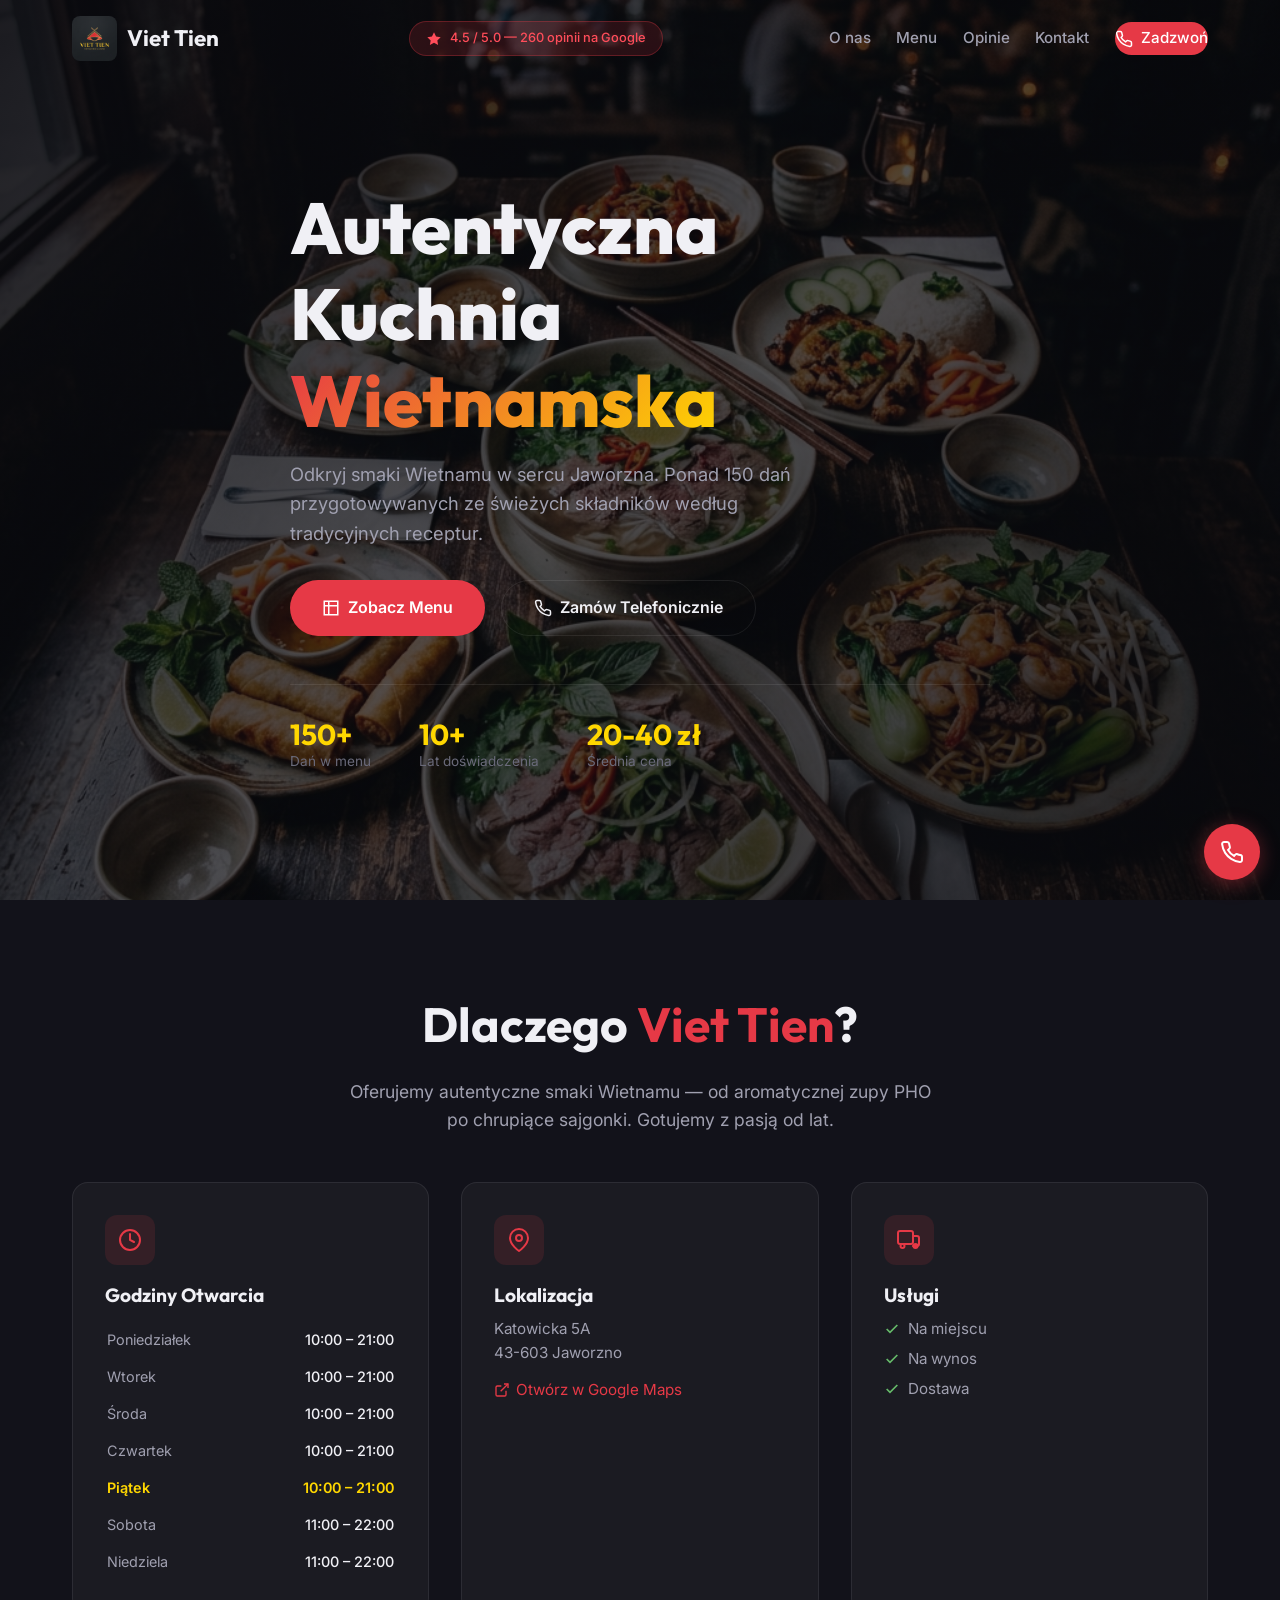
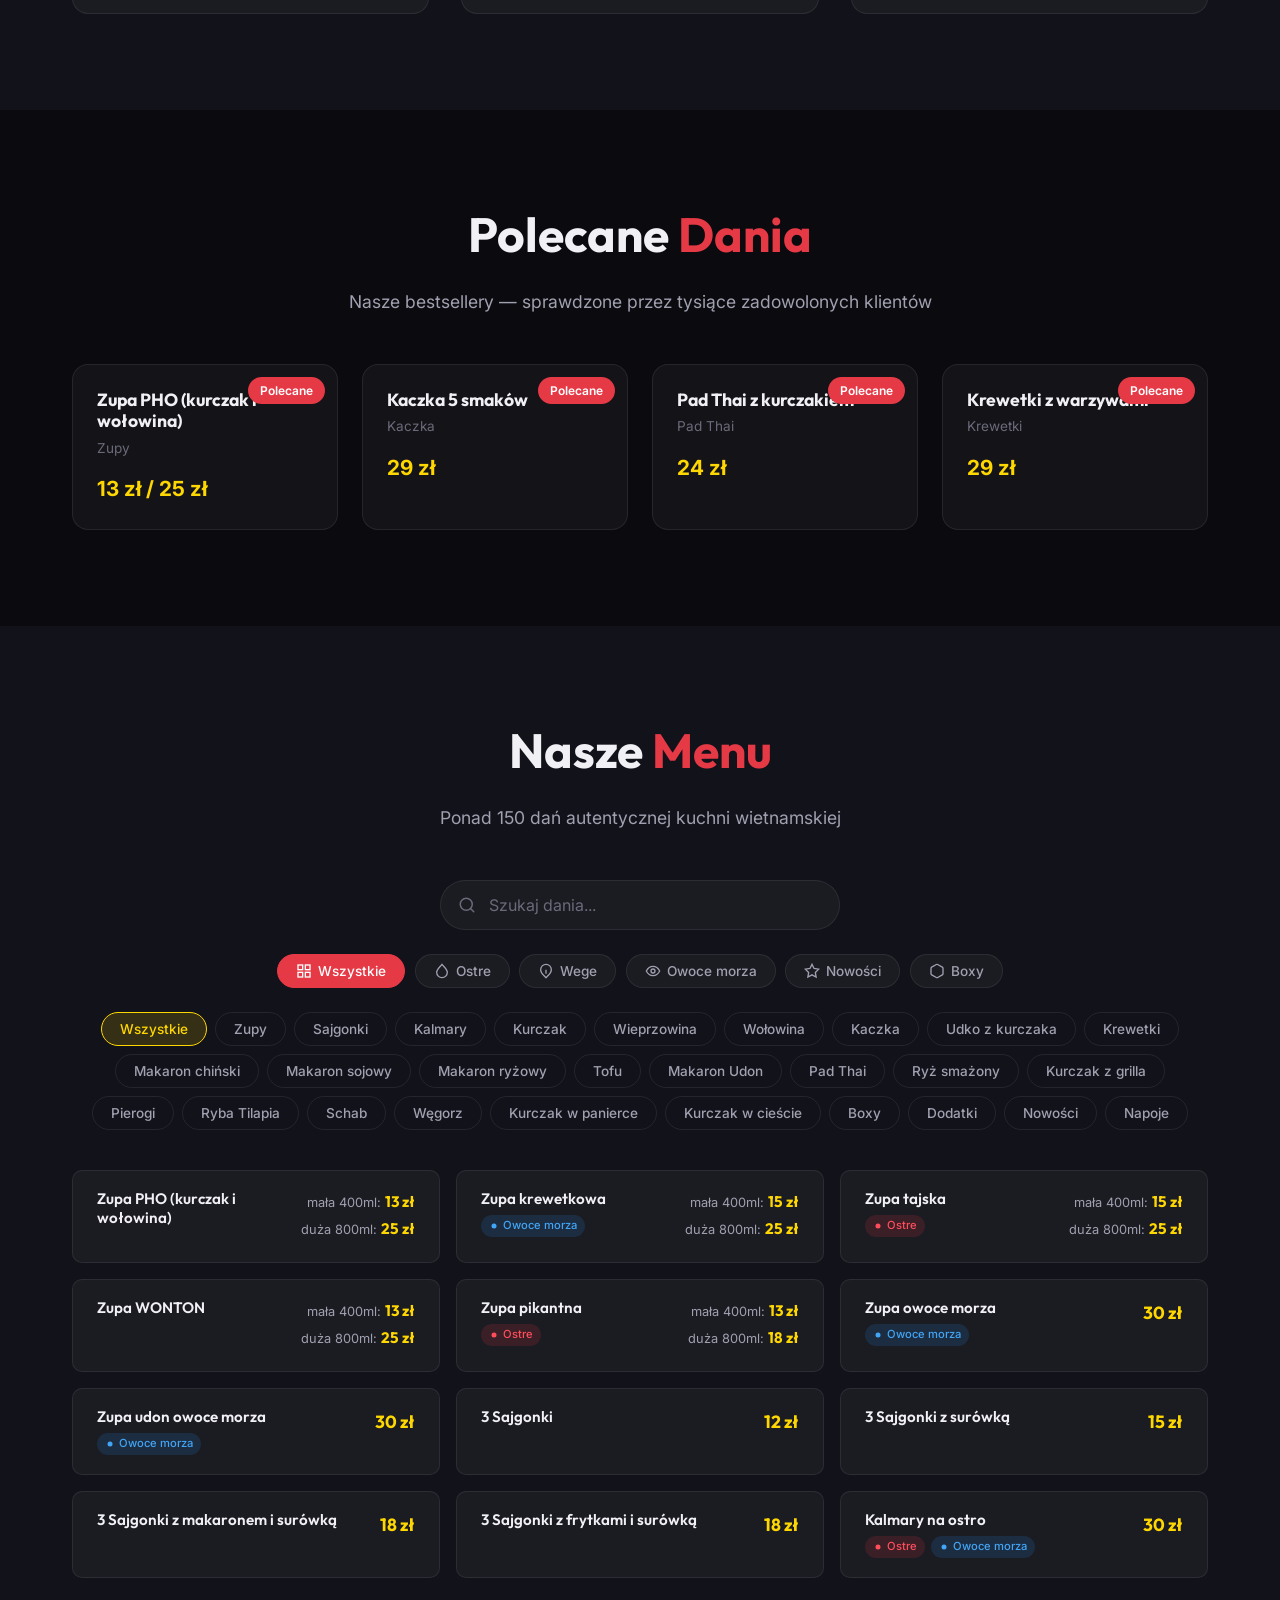
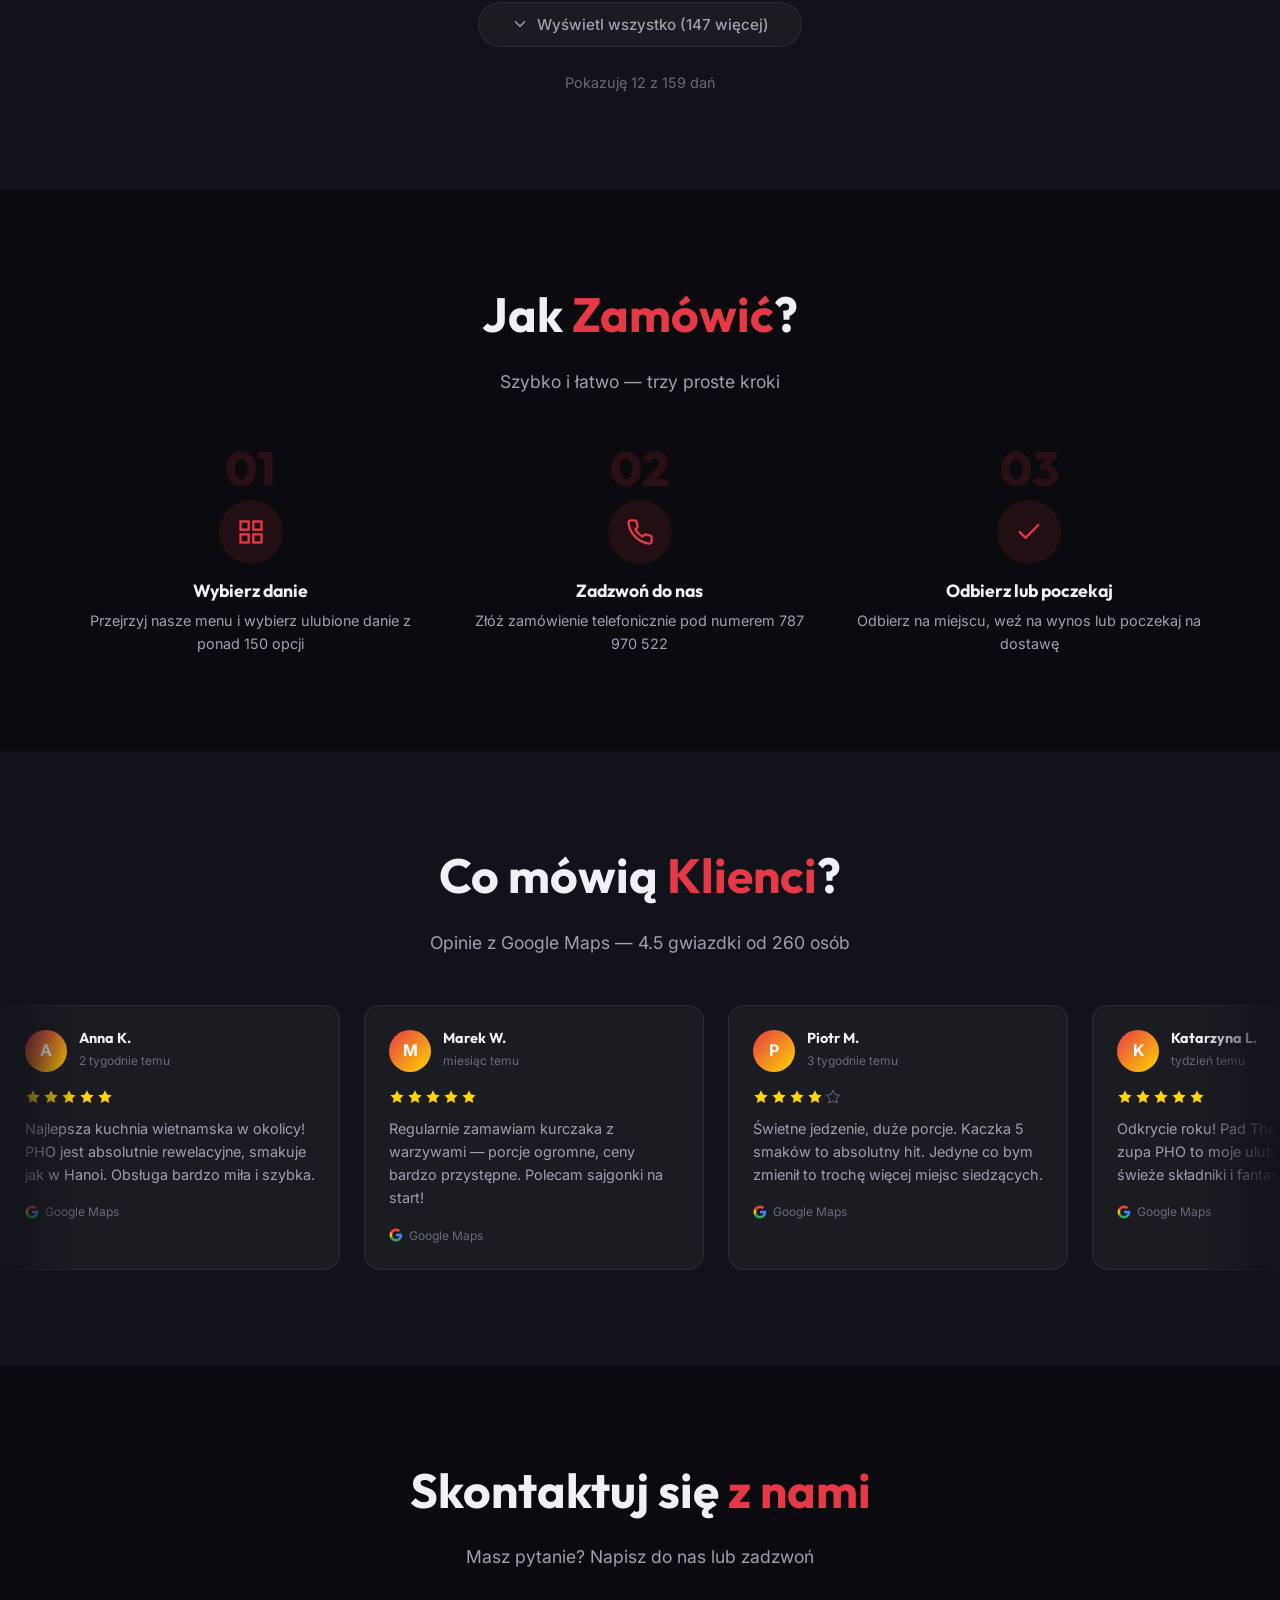
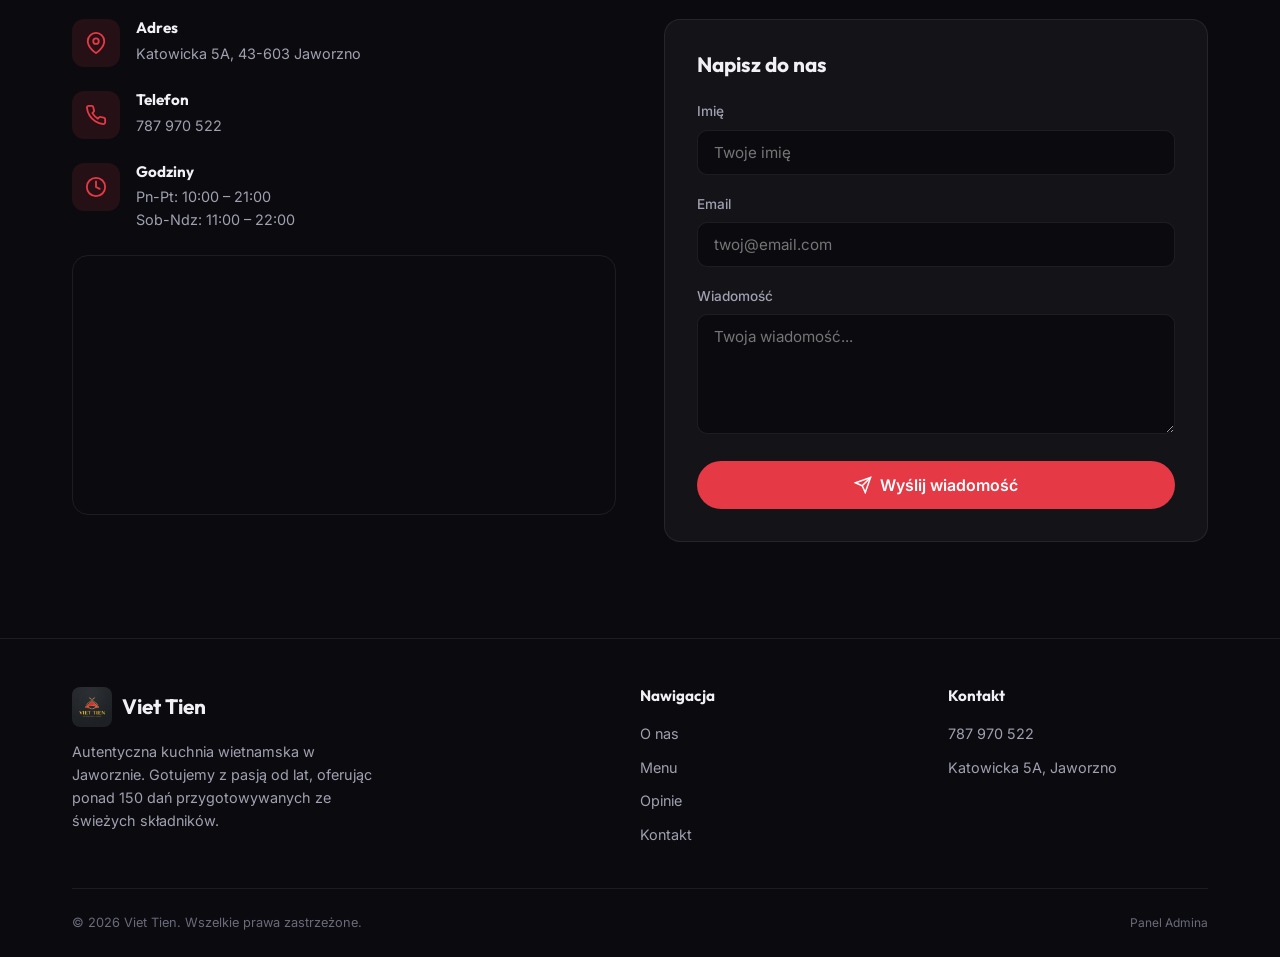
<file: index.html>
<!DOCTYPE html>
<html lang="pl">

<head>
    <meta charset="UTF-8">
    <meta name="viewport" content="width=device-width, initial-scale=1.0">
    <title>Viet Tien — Restauracja Wietnamska | Jaworzno</title>
    <meta name="description"
        content="Viet Tien - autentyczna kuchnia wietnamska w Jaworznie. PHO, sajgonki, pad thai i ponad 150 dań. Katowicka 5A. Zamów teraz!">
    <link rel="stylesheet" href="css/style.css">
    <link rel="icon" type="image/png" href="assets/images/logo.png">
</head>

<body>
    <!-- NAVBAR -->
    <nav class="navbar" id="navbar">
        <div class="container">
            <a href="#" class="nav-logo">
                <img src="assets/images/logo.png" alt="Viet Tien Logo">
                <span>Viet Tien</span>
            </a>
            <div class="hero-badge">
                <svg width="16" height="16" viewBox="0 0 24 24" fill="currentColor">
                    <polygon
                        points="12 2 15.09 8.26 22 9.27 17 14.14 18.18 21.02 12 17.77 5.82 21.02 7 14.14 2 9.27 8.91 8.26 12 2" />
                </svg>
                4.5 / 5.0 — 260 opinii na Google
            </div>
            <div class="nav-links" id="navLinks">
                <a href="#about">O nas</a>
                <a href="#menu">Menu</a>
                <a href="#reviews">Opinie</a>
                <a href="#contact">Kontakt</a>
                <a href="tel:787970522" class="nav-cta">
                    <svg width="16" height="16" viewBox="0 0 24 24" fill="none" stroke="currentColor" stroke-width="2"
                        stroke-linecap="round" stroke-linejoin="round">
                        <path
                            d="M22 16.92v3a2 2 0 01-2.18 2 19.79 19.79 0 01-8.63-3.07 19.5 19.5 0 01-6-6A19.79 19.79 0 012.12 4.18 2 2 0 014.11 2h3a2 2 0 012 1.72c.127.96.361 1.903.7 2.81a2 2 0 01-.45 2.11L8.09 9.91a16 16 0 006 6l1.27-1.27a2 2 0 012.11-.45c.907.339 1.85.573 2.81.7A2 2 0 0122 16.92z" />
                    </svg>
                    Zadzwoń
                </a>
            </div>
            <button class="hamburger" id="hamburger" aria-label="Menu">
                <span></span><span></span><span></span>
            </button>
        </div>
    </nav>
    <div class="mobile-overlay" id="mobileOverlay"></div>

    <!-- HERO -->
    <section class="hero" id="hero">
        <div class="hero-bg">
            <img src="assets/images/hero-bg.png" alt="Wietnamskie dania">
        </div>
        <div class="container">
            <div class="hero-content">
                <h1>Autentyczna Kuchnia <span class="highlight">Wietnamska</span></h1>
                <p>Odkryj smaki Wietnamu w sercu Jaworzna. Ponad 150 dań przygotowywanych ze świeżych składników według
                    tradycyjnych receptur.</p>
                <div class="hero-btns">
                    <a href="#menu" class="btn btn-primary">
                        <svg width="18" height="18" viewBox="0 0 24 24" fill="none" stroke="currentColor"
                            stroke-width="2">
                            <path d="M3 3h18v18H3z" />
                            <path d="M3 9h18M9 3v18" />
                        </svg>
                        Zobacz Menu
                    </a>
                    <a href="tel:787970522" class="btn btn-outline">
                        <svg width="18" height="18" viewBox="0 0 24 24" fill="none" stroke="currentColor"
                            stroke-width="2" stroke-linecap="round">
                            <path
                                d="M22 16.92v3a2 2 0 01-2.18 2 19.79 19.79 0 01-8.63-3.07 19.5 19.5 0 01-6-6A19.79 19.79 0 012.12 4.18 2 2 0 014.11 2h3a2 2 0 012 1.72c.127.96.361 1.903.7 2.81a2 2 0 01-.45 2.11L8.09 9.91a16 16 0 006 6l1.27-1.27a2 2 0 012.11-.45c.907.339 1.85.573 2.81.7A2 2 0 0122 16.92z" />
                        </svg>
                        Zamów Telefonicznie
                    </a>
                </div>
                <div class="hero-stats">
                    <div class="hero-stat">
                        <h3 id="counterDishes">150+</h3>
                        <p>Dań w menu</p>
                    </div>
                    <div class="hero-stat">
                        <h3 id="counterYears">10+</h3>
                        <p>Lat doświadczenia</p>
                    </div>
                    <div class="hero-stat">
                        <h3>20-40 zł</h3>
                        <p>Średnia cena</p>
                    </div>
                </div>
            </div>
        </div>
    </section>

    <!-- ABOUT -->
    <section class="about" id="about">
        <div class="container">
            <h2 class="section-title fade-in">Dlaczego <span>Viet Tien</span>?</h2>
            <p class="section-subtitle fade-in">Oferujemy autentyczne smaki Wietnamu — od aromatycznej zupy PHO po
                chrupiące sajgonki. Gotujemy z pasją od lat.</p>
            <div class="about-grid">
                <div class="about-card fade-in">
                    <div class="icon">
                        <svg viewBox="0 0 24 24" fill="none" stroke="currentColor" stroke-width="2"
                            stroke-linecap="round">
                            <circle cx="12" cy="12" r="10" />
                            <polyline points="12 6 12 12 16 14" />
                        </svg>
                    </div>
                    <h3>Godziny Otwarcia</h3>
                    <table class="hours-table">
                        <tr>
                            <td>Poniedziałek</td>
                            <td>10:00 – 21:00</td>
                        </tr>
                        <tr>
                            <td>Wtorek</td>
                            <td>10:00 – 21:00</td>
                        </tr>
                        <tr>
                            <td>Środa</td>
                            <td>10:00 – 21:00</td>
                        </tr>
                        <tr>
                            <td>Czwartek</td>
                            <td>10:00 – 21:00</td>
                        </tr>
                        <tr>
                            <td>Piątek</td>
                            <td>10:00 – 21:00</td>
                        </tr>
                        <tr>
                            <td>Sobota</td>
                            <td>11:00 – 22:00</td>
                        </tr>
                        <tr>
                            <td>Niedziela</td>
                            <td>11:00 – 22:00</td>
                        </tr>
                    </table>
                </div>
                <div class="about-card fade-in">
                    <div class="icon">
                        <svg viewBox="0 0 24 24" fill="none" stroke="currentColor" stroke-width="2"
                            stroke-linecap="round">
                            <path d="M21 10c0 7-9 13-9 13s-9-6-9-13a9 9 0 0118 0z" />
                            <circle cx="12" cy="10" r="3" />
                        </svg>
                    </div>
                    <h3>Lokalizacja</h3>
                    <p>Katowicka 5A<br>43-603 Jaworzno</p>
                    <p style="margin-top:0.8rem"><a
                            href="https://www.google.com/maps/place/Viet+Tien/@50.2054,19.2715,17z" target="_blank"
                            rel="noopener" style="display:inline-flex;align-items:center;gap:6px">
                            <svg width="16" height="16" viewBox="0 0 24 24" fill="none" stroke="currentColor"
                                stroke-width="2">
                                <path d="M18 13v6a2 2 0 01-2 2H5a2 2 0 01-2-2V8a2 2 0 012-2h6" />
                                <polyline points="15 3 21 3 21 9" />
                                <line x1="10" y1="14" x2="21" y2="3" />
                            </svg>
                            Otwórz w Google Maps
                        </a></p>
                </div>
                <div class="about-card fade-in">
                    <div class="icon">
                        <svg viewBox="0 0 24 24" fill="none" stroke="currentColor" stroke-width="2"
                            stroke-linecap="round">
                            <rect x="1" y="3" width="15" height="13" rx="2" />
                            <path d="M16 8h4a2 2 0 012 2v6a2 2 0 01-2 2h-4" />
                            <circle cx="5.5" cy="18" r="2" />
                            <circle cx="18.5" cy="18" r="2" />
                        </svg>
                    </div>
                    <h3>Usługi</h3>
                    <p style="margin-top:0.5rem">
                        <span style="display:flex;align-items:center;gap:8px;margin-bottom:6px">
                            <svg width="16" height="16" viewBox="0 0 24 24" fill="none" stroke="#66bb6a"
                                stroke-width="2.5">
                                <polyline points="20 6 9 17 4 12" />
                            </svg> Na miejscu
                        </span>
                        <span style="display:flex;align-items:center;gap:8px;margin-bottom:6px">
                            <svg width="16" height="16" viewBox="0 0 24 24" fill="none" stroke="#66bb6a"
                                stroke-width="2.5">
                                <polyline points="20 6 9 17 4 12" />
                            </svg> Na wynos
                        </span>
                        <span style="display:flex;align-items:center;gap:8px">
                            <svg width="16" height="16" viewBox="0 0 24 24" fill="none" stroke="#66bb6a"
                                stroke-width="2.5">
                                <polyline points="20 6 9 17 4 12" />
                            </svg> Dostawa
                        </span>
                    </p>
                </div>
            </div>
        </div>
    </section>

    <!-- FEATURED -->
    <section class="featured" id="featured">
        <div class="container">
            <h2 class="section-title fade-in">Polecane <span>Dania</span></h2>
            <p class="section-subtitle fade-in">Nasze bestsellery — sprawdzone przez tysiące zadowolonych klientów</p>
            <div class="featured-grid" id="featuredGrid"></div>
        </div>
    </section>

    <!-- MENU -->
    <section class="menu" id="menu">
        <div class="container">
            <h2 class="section-title fade-in">Nasze <span>Menu</span></h2>
            <p class="section-subtitle fade-in">Ponad 150 dań autentycznej kuchni wietnamskiej</p>
            <div class="menu-controls fade-in">
                <div class="menu-search">
                    <svg viewBox="0 0 24 24" fill="none" stroke="currentColor" stroke-width="2" stroke-linecap="round">
                        <circle cx="11" cy="11" r="8" />
                        <line x1="21" y1="21" x2="16.65" y2="16.65" />
                    </svg>
                    <input type="text" id="menuSearch" placeholder="Szukaj dania...">
                </div>
                <div class="filter-row" id="tagFilters">
                    <button class="filter-btn active" data-tag="all">
                        <svg width="16" height="16" viewBox="0 0 24 24" fill="none" stroke="currentColor"
                            stroke-width="2">
                            <rect x="3" y="3" width="7" height="7" />
                            <rect x="14" y="3" width="7" height="7" />
                            <rect x="3" y="14" width="7" height="7" />
                            <rect x="14" y="14" width="7" height="7" />
                        </svg>
                        Wszystkie
                    </button>
                    <button class="filter-btn" data-tag="ostre">
                        <svg width="16" height="16" viewBox="0 0 24 24" fill="none" stroke="currentColor"
                            stroke-width="2">
                            <path d="M12 2C8 7 4 10 4 14a8 8 0 0016 0c0-4-4-7-8-12z" />
                        </svg>
                        Ostre
                    </button>
                    <button class="filter-btn" data-tag="wege">
                        <svg width="16" height="16" viewBox="0 0 24 24" fill="none" stroke="currentColor"
                            stroke-width="2">
                            <path d="M12 22c-4-4-8-7-8-12a8 8 0 0116 0c0 5-4 8-8 12z" />
                            <path d="M12 10v6" />
                        </svg>
                        Wege
                    </button>
                    <button class="filter-btn" data-tag="owoce_morza">
                        <svg width="16" height="16" viewBox="0 0 24 24" fill="none" stroke="currentColor"
                            stroke-width="2">
                            <path d="M2 12c2-4 6-7 10-7s8 3 10 7c-2 4-6 7-10 7s-8-3-10-7z" />
                            <circle cx="12" cy="12" r="3" />
                        </svg>
                        Owoce morza
                    </button>
                    <button class="filter-btn" data-tag="nowosc">
                        <svg width="16" height="16" viewBox="0 0 24 24" fill="none" stroke="currentColor"
                            stroke-width="2">
                            <polygon
                                points="12 2 15.09 8.26 22 9.27 17 14.14 18.18 21.02 12 17.77 5.82 21.02 7 14.14 2 9.27 8.91 8.26" />
                        </svg>
                        Nowości
                    </button>
                    <button class="filter-btn" data-tag="box">
                        <svg width="16" height="16" viewBox="0 0 24 24" fill="none" stroke="currentColor"
                            stroke-width="2">
                            <path
                                d="M21 16V8a2 2 0 00-1-1.73l-7-4a2 2 0 00-2 0l-7 4A2 2 0 003 8v8a2 2 0 001 1.73l7 4a2 2 0 002 0l7-4A2 2 0 0021 16z" />
                        </svg>
                        Boxy
                    </button>
                </div>
                <div class="category-tabs" id="categoryTabs"></div>
            </div>
            <div class="menu-grid" id="menuGrid"></div>
            <div class="menu-toggle-wrap" id="menuToggleWrap">
                <button class="menu-toggle-btn" id="menuToggleBtn">
                    <svg viewBox="0 0 24 24" fill="none" stroke="currentColor" stroke-width="2" stroke-linecap="round">
                        <polyline points="6 9 12 15 18 9" />
                    </svg>
                    Wyświetl wszystko
                </button>
            </div>
            <p class="menu-count" id="menuCount"></p>
        </div>
    </section>

    <!-- HOW TO ORDER -->
    <section class="how-to-order" id="howToOrder">
        <div class="container">
            <h2 class="section-title fade-in">Jak <span>Zamówić</span>?</h2>
            <p class="section-subtitle fade-in">Szybko i łatwo — trzy proste kroki</p>
            <div class="steps-grid">
                <div class="step fade-in">
                    <div class="step-num">01</div>
                    <div class="step-icon">
                        <svg viewBox="0 0 24 24" fill="none" stroke="currentColor" stroke-width="2"
                            stroke-linecap="round">
                            <rect x="3" y="3" width="7" height="7" />
                            <rect x="14" y="3" width="7" height="7" />
                            <rect x="3" y="14" width="7" height="7" />
                            <rect x="14" y="14" width="7" height="7" />
                        </svg>
                    </div>
                    <h3>Wybierz danie</h3>
                    <p>Przejrzyj nasze menu i wybierz ulubione danie z ponad 150 opcji</p>
                </div>
                <div class="step fade-in">
                    <div class="step-num">02</div>
                    <div class="step-icon">
                        <svg viewBox="0 0 24 24" fill="none" stroke="currentColor" stroke-width="2"
                            stroke-linecap="round">
                            <path
                                d="M22 16.92v3a2 2 0 01-2.18 2 19.79 19.79 0 01-8.63-3.07 19.5 19.5 0 01-6-6A19.79 19.79 0 012.12 4.18 2 2 0 014.11 2h3a2 2 0 012 1.72c.127.96.361 1.903.7 2.81a2 2 0 01-.45 2.11L8.09 9.91a16 16 0 006 6l1.27-1.27a2 2 0 012.11-.45c.907.339 1.85.573 2.81.7A2 2 0 0122 16.92z" />
                        </svg>
                    </div>
                    <h3>Zadzwoń do nas</h3>
                    <p>Złóż zamówienie telefonicznie pod numerem 787 970 522</p>
                </div>
                <div class="step fade-in">
                    <div class="step-num">03</div>
                    <div class="step-icon">
                        <svg viewBox="0 0 24 24" fill="none" stroke="currentColor" stroke-width="2"
                            stroke-linecap="round">
                            <polyline points="20 6 9 17 4 12" />
                        </svg>
                    </div>
                    <h3>Odbierz lub poczekaj</h3>
                    <p>Odbierz na miejscu, weź na wynos lub poczekaj na dostawę</p>
                </div>
            </div>
        </div>
    </section>

    <!-- REVIEWS -->
    <section class="reviews" id="reviews">
        <div class="container">
            <h2 class="section-title fade-in">Co mówią <span>Klienci</span>?</h2>
            <p class="section-subtitle fade-in">Opinie z Google Maps — 4.5 gwiazdki od 260 osób</p>
        </div>
        <div class="reviews-track-wrapper">
            <div class="reviews-track" id="reviewsTrack"></div>
        </div>
    </section>

    <!-- CONTACT -->
    <section class="contact" id="contact">
        <div class="container">
            <h2 class="section-title fade-in">Skontaktuj się <span>z nami</span></h2>
            <p class="section-subtitle fade-in">Masz pytanie? Napisz do nas lub zadzwoń</p>
            <div class="contact-grid fade-in">
                <div>
                    <div class="contact-info">
                        <div class="contact-item">
                            <div class="icon">
                                <svg viewBox="0 0 24 24" fill="none" stroke="currentColor" stroke-width="2"
                                    stroke-linecap="round">
                                    <path d="M21 10c0 7-9 13-9 13s-9-6-9-13a9 9 0 0118 0z" />
                                    <circle cx="12" cy="10" r="3" />
                                </svg>
                            </div>
                            <div>
                                <h4>Adres</h4>
                                <a href="https://www.google.com/maps/place/Viet+Tien/@50.2054,19.2715,17z"
                                    target="_blank" rel="noopener">Katowicka 5A, 43-603 Jaworzno</a>
                            </div>
                        </div>
                        <div class="contact-item">
                            <div class="icon">
                                <svg viewBox="0 0 24 24" fill="none" stroke="currentColor" stroke-width="2"
                                    stroke-linecap="round">
                                    <path
                                        d="M22 16.92v3a2 2 0 01-2.18 2 19.79 19.79 0 01-8.63-3.07 19.5 19.5 0 01-6-6A19.79 19.79 0 012.12 4.18 2 2 0 014.11 2h3a2 2 0 012 1.72c.127.96.361 1.903.7 2.81a2 2 0 01-.45 2.11L8.09 9.91a16 16 0 006 6l1.27-1.27a2 2 0 012.11-.45c.907.339 1.85.573 2.81.7A2 2 0 0122 16.92z" />
                                </svg>
                            </div>
                            <div>
                                <h4>Telefon</h4>
                                <a href="tel:787970522">787 970 522</a>
                            </div>
                        </div>
                        <div class="contact-item">
                            <div class="icon">
                                <svg viewBox="0 0 24 24" fill="none" stroke="currentColor" stroke-width="2"
                                    stroke-linecap="round">
                                    <circle cx="12" cy="12" r="10" />
                                    <polyline points="12 6 12 12 16 14" />
                                </svg>
                            </div>
                            <div>
                                <h4>Godziny</h4>
                                <p>Pn-Pt: 10:00 – 21:00<br>Sob-Ndz: 11:00 – 22:00</p>
                            </div>
                        </div>
                    </div>
                    <div class="contact-map">
                        <iframe
                            src="https://www.google.com/maps/embed?pb=!1m14!1m8!1m3!1d5105.135675398504!2d19.221337185279395!3d50.225295794525714!3m2!1i1024!2i768!4f13.1!3m3!1m2!1s0x4716c300302d9211%3A0x4ce639c08bde1542!2sViet%20Tien!5e0!3m2!1spl!2sus!4v1777464023718!5m2!1spl!2sus"
                            allowfullscreen="" loading="lazy" title="Mapa Viet Tien"></iframe>
                    </div>
                </div>
                <div class="contact-form">
                    <h3>Napisz do nas</h3>
                    <form id="contactForm">
                        <div class="form-group">
                            <label for="contactName">Imię</label>
                            <input type="text" id="contactName" name="name" required placeholder="Twoje imię">
                        </div>
                        <div class="form-group">
                            <label for="contactEmail">Email</label>
                            <input type="email" id="contactEmail" name="email" required placeholder="twoj@email.com">
                        </div>
                        <div class="form-group">
                            <label for="contactMsg">Wiadomość</label>
                            <textarea id="contactMsg" name="message" required
                                placeholder="Twoja wiadomość..."></textarea>
                        </div>
                        <button type="submit" class="btn btn-primary">
                            <svg width="18" height="18" viewBox="0 0 24 24" fill="none" stroke="currentColor"
                                stroke-width="2" stroke-linecap="round">
                                <line x1="22" y1="2" x2="11" y2="13" />
                                <polygon points="22 2 15 22 11 13 2 9 22 2" />
                            </svg>
                            Wyślij wiadomość
                        </button>
                    </form>
                </div>
            </div>
        </div>
    </section>

    <!-- FOOTER -->
    <footer class="footer" id="footer">
        <div class="container">
            <div class="footer-grid">
                <div class="footer-brand">
                    <a href="#" class="nav-logo">
                        <img src="assets/images/logo.png" alt="Viet Tien" style="height:40px;border-radius:8px">
                        <span style="font-family:var(--font-heading);font-size:1.3rem;font-weight:700">Viet Tien</span>
                    </a>
                    <p>Autentyczna kuchnia wietnamska w Jaworznie. Gotujemy z pasją od lat, oferując ponad 150 dań
                        przygotowywanych ze świeżych składników.</p>
                </div>
                <div>
                    <h4>Nawigacja</h4>
                    <ul>
                        <li><a href="#about">O nas</a></li>
                        <li><a href="#menu">Menu</a></li>
                        <li><a href="#reviews">Opinie</a></li>
                        <li><a href="#contact">Kontakt</a></li>
                    </ul>
                </div>
                <div>
                    <h4>Kontakt</h4>
                    <ul>
                        <li><a href="tel:787970522">787 970 522</a></li>
                        <li><a href="https://www.google.com/maps/place/Viet+Tien/@50.2054,19.2715,17z" target="_blank"
                                rel="noopener">Katowicka 5A, Jaworzno</a></li>
                    </ul>
                </div>
            </div>
            <div class="footer-bottom">
                <span>&copy; 2026 Viet Tien. Wszelkie prawa zastrzeżone.</span>
                <a href="admin/index.html" style="color:var(--text-muted);font-size:0.75rem">Panel Admina</a>
            </div>
        </div>
    </footer>

    <!-- STICKY CALL BUTTON -->
    <a href="tel:787970522" class="sticky-call" aria-label="Zadzwoń">
        <svg viewBox="0 0 24 24" fill="none" stroke="currentColor" stroke-width="2" stroke-linecap="round">
            <path
                d="M22 16.92v3a2 2 0 01-2.18 2 19.79 19.79 0 01-8.63-3.07 19.5 19.5 0 01-6-6A19.79 19.79 0 012.12 4.18 2 2 0 014.11 2h3a2 2 0 012 1.72c.127.96.361 1.903.7 2.81a2 2 0 01-.45 2.11L8.09 9.91a16 16 0 006 6l1.27-1.27a2 2 0 012.11-.45c.907.339 1.85.573 2.81.7A2 2 0 0122 16.92z" />
        </svg>
    </a>

    <!-- SCROLL TOP -->
    <button class="scroll-top" id="scrollTop" aria-label="Przewiń do góry">
        <svg viewBox="0 0 24 24" fill="none" stroke="currentColor" stroke-width="2" stroke-linecap="round">
            <polyline points="18 15 12 9 6 15" />
        </svg>
    </button>

    <script src="js/main.js"></script>
</body>

</html>
</file>
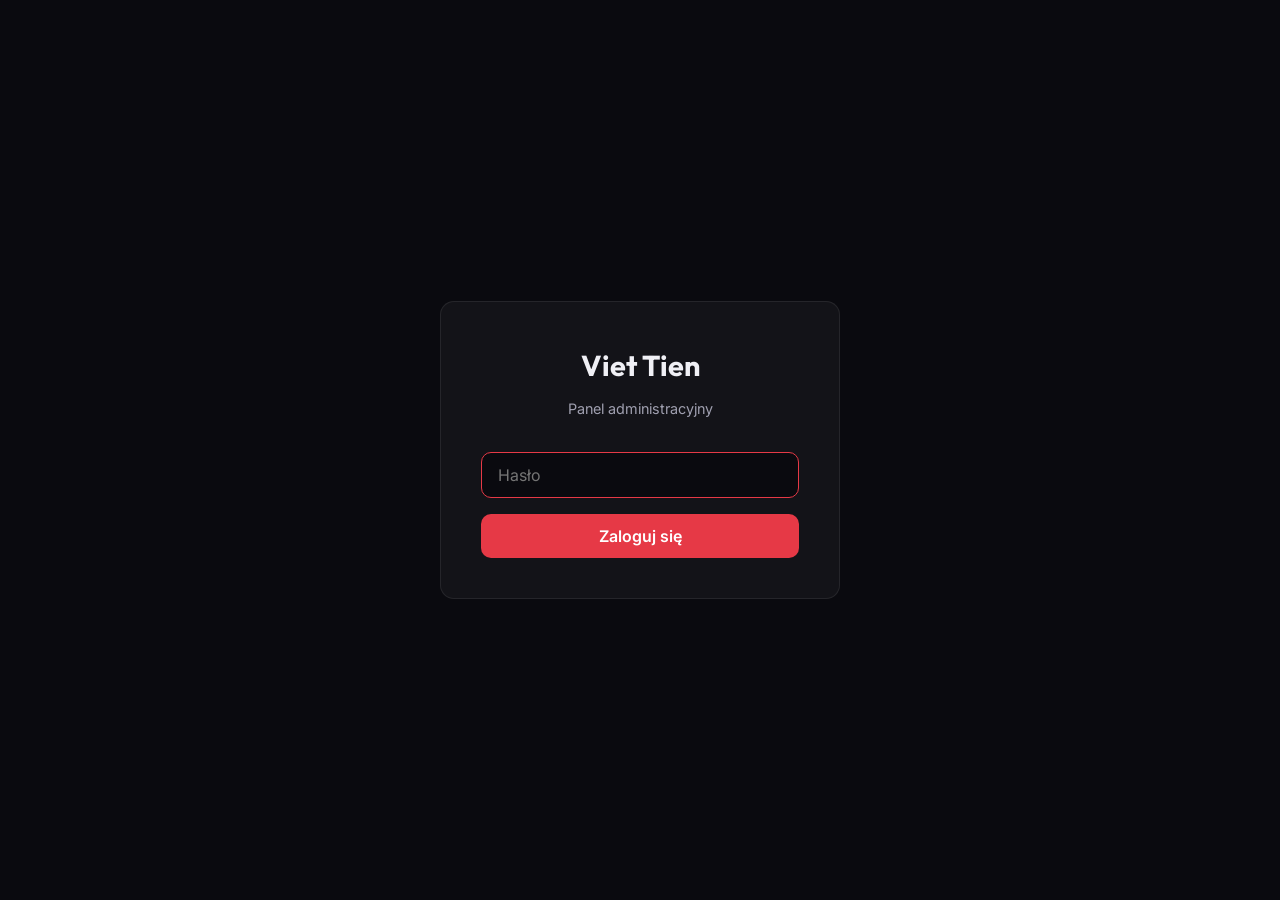
<file: admin/index.html>
<!DOCTYPE html>
<html lang="pl">
<head>
    <meta charset="UTF-8">
    <meta name="viewport" content="width=device-width, initial-scale=1.0">
    <title>Panel Admina — Viet Tien</title>
    <link rel="stylesheet" href="css/admin.css">
</head>
<body>
    <!-- LOGIN -->
    <div class="admin-login" id="loginScreen">
        <div class="login-box">
            <h1>Viet Tien</h1>
            <p>Panel administracyjny</p>
            <input type="password" id="loginPass" placeholder="Hasło" autofocus>
            <button id="loginBtn">Zaloguj się</button>
            <p class="login-error" id="loginError">Nieprawidłowe hasło</p>
        </div>
    </div>

    <!-- ADMIN PANEL -->
    <div class="admin-panel" id="adminPanel">
        <header class="admin-header">
            <h1>Panel <span>Admina</span></h1>
            <div class="btns">
                <button class="btn-sm btn-accent" id="addBtn">+ Dodaj danie</button>
                <a href="../index.html" class="btn-sm btn-ghost">Strona główna</a>
                <button class="btn-sm btn-ghost" id="logoutBtn">Wyloguj</button>
            </div>
        </header>
        <div class="admin-body">
            <div class="admin-toolbar">
                <div class="admin-search">
                    <svg viewBox="0 0 24 24" fill="none" stroke="currentColor" stroke-width="2"><circle cx="11" cy="11" r="8"/><line x1="21" y1="21" x2="16.65" y2="16.65"/></svg>
                    <input type="text" id="adminSearch" placeholder="Szukaj dania...">
                </div>
                <div class="admin-stats">
                    <div class="admin-stat"><h3 id="totalItems">0</h3><p>Dań</p></div>
                    <div class="admin-stat"><h3 id="totalCats">0</h3><p>Kategorii</p></div>
                </div>
            </div>
            <div style="overflow-x:auto">
                <table class="menu-table">
                    <thead><tr><th>ID</th><th>Nazwa</th><th>Kategoria</th><th>Cena</th><th>Tagi</th><th>Akcje</th></tr></thead>
                    <tbody id="menuBody"></tbody>
                </table>
            </div>
        </div>
    </div>

    <!-- MODAL -->
    <div class="modal-overlay" id="modal">
        <div class="modal">
            <h2 id="modalTitle">Dodaj danie</h2>
            <form id="itemForm">
                <input type="hidden" id="itemId">
                <div class="form-group"><label>Nazwa</label><input type="text" id="itemName" required></div>
                <div class="form-group">
                    <label>Kategoria</label>
                    <select id="itemCategory">
                        <option value="zupy">Zupy</option><option value="sajgonki">Sajgonki</option>
                        <option value="kalmary">Kalmary</option><option value="kurczak">Kurczak</option>
                        <option value="wieprzowina">Wieprzowina</option><option value="wolowina">Wołowina</option>
                        <option value="kaczka">Kaczka</option><option value="udko_kurczaka">Udko z kurczaka</option>
                        <option value="krewetki">Krewetki</option><option value="makaron_chinski">Makaron chiński</option>
                        <option value="makaron_sojowy">Makaron sojowy</option><option value="makaron_ryzowy">Makaron ryżowy</option>
                        <option value="tofu">Tofu</option><option value="makaron_udon">Makaron Udon</option>
                        <option value="pad_thai">Pad Thai</option><option value="ryz_smazony">Ryż smażony</option>
                        <option value="kurczak_z_grilla">Kurczak z grilla</option><option value="pierogi">Pierogi</option>
                        <option value="ryba">Ryba Tilapia</option><option value="schab">Schab</option>
                        <option value="wegorz">Węgorz</option><option value="kurczak_w_panierce">Kurczak w panierce</option>
                        <option value="kurczak_w_ciescie">Kurczak w cieście</option><option value="boxy">Boxy</option>
                        <option value="dodatki">Dodatki</option><option value="napoje">Napoje</option>
                        <option value="nowosci">Nowości</option>
                    </select>
                </div>
                <div class="form-group"><label>Cena (zł)</label><input type="number" id="itemPrice" step="0.5" min="0"></div>
                <div class="form-group">
                    <label>Tagi</label>
                    <div class="checkbox-group">
                        <label><input type="checkbox" value="ostre"> Ostre</label>
                        <label><input type="checkbox" value="wege"> Wege</label>
                        <label><input type="checkbox" value="owoce_morza"> Owoce morza</label>
                        <label><input type="checkbox" value="nowosc"> Nowość</label>
                        <label><input type="checkbox" value="box"> Box</label>
                    </div>
                </div>
                <div class="modal-btns">
                    <button type="button" class="btn-sm btn-ghost" id="cancelBtn">Anuluj</button>
                    <button type="submit" class="btn-sm btn-accent" id="saveBtn">Zapisz</button>
                </div>
            </form>
        </div>
    </div>

    <script src="js/admin.js"></script>
</body>
</html>
</file>
<file: css/style.css>
@import url('https://fonts.googleapis.com/css2?family=Outfit:wght@300;400;500;600;700;800&family=Inter:wght@300;400;500;600&display=swap');

:root {
  --bg-primary: #0a0a0f;
  --bg-secondary: #12121a;
  --bg-card: rgba(255,255,255,0.04);
  --bg-card-hover: rgba(255,255,255,0.08);
  --bg-glass: rgba(18,18,26,0.85);
  --text-primary: #f0f0f5;
  --text-secondary: #a0a0b0;
  --text-muted: #6a6a7a;
  --accent: #E63946;
  --accent-light: #ff4d5a;
  --gold: #FFD700;
  --gold-dim: #b8980a;
  --border: rgba(255,255,255,0.08);
  --radius: 16px;
  --radius-sm: 10px;
  --shadow: 0 8px 32px rgba(0,0,0,0.4);
  --transition: 0.3s cubic-bezier(.4,0,.2,1);
  --font-heading: 'Outfit', sans-serif;
  --font-body: 'Inter', sans-serif;
}

*, *::before, *::after { box-sizing: border-box; margin: 0; padding: 0; }
html { scroll-behavior: smooth; font-size: 16px; }
body { font-family: var(--font-body); background: var(--bg-primary); color: var(--text-primary); line-height: 1.6; overflow-x: hidden; }
h1,h2,h3,h4,h5,h6 { font-family: var(--font-heading); font-weight: 700; line-height: 1.2; }
a { color: var(--accent); text-decoration: none; transition: var(--transition); }
a:hover { color: var(--accent-light); }
img { max-width: 100%; display: block; }
ul { list-style: none; }
.container { max-width: 1200px; margin: 0 auto; padding: 0 32px; }
.section-title { font-size: clamp(2rem,5vw,3rem); text-align: center; margin-bottom: 0.5em; }
.section-title span { color: var(--accent); }
.section-subtitle { text-align: center; color: var(--text-secondary); font-size: 1.1rem; max-width: 600px; margin: 0 auto 3rem; }

/* === NAVBAR === */
.navbar { position: fixed; top: 0; left: 0; width: 100%; z-index: 1000; padding: 1rem 0; transition: var(--transition); }
.navbar.scrolled { background: var(--bg-glass); backdrop-filter: blur(20px); border-bottom: 1px solid var(--border); padding: 0.6rem 0; }
.navbar .container { display: flex; align-items: center; justify-content: space-between; }
.nav-logo { display: flex; align-items: center; gap: 10px; flex-shrink: 0; }
.nav-logo img { height: 45px; border-radius: 8px; }
.nav-logo span { font-family: var(--font-heading); font-size: 1.4rem; font-weight: 700; color: var(--text-primary); }
.nav-links { display: flex; gap: 1.6rem; align-items: center; }
.nav-links a { color: var(--text-secondary); font-size: 0.95rem; font-weight: 500; position: relative; padding: 4px 0; }
.nav-links a::after { content: ''; position: absolute; bottom: -2px; left: 0; width: 0; height: 2px; background: var(--accent); transition: var(--transition); }
.nav-links a:hover, .nav-links a.active { color: var(--text-primary); }
.nav-links a:hover::after, .nav-links a.active::after { width: 100%; }
.nav-cta { display: inline-flex; align-items: center; gap: 8px; background: var(--accent); color: #fff !important; padding: 11px 24px; border-radius: 50px; font-weight: 600; flex-shrink: 0; font-size: 0.95rem; overflow: hidden; }
.nav-cta svg { flex-shrink: 0; width: 18px; height: 18px; display: block; }
.nav-cta:hover { background: var(--accent-light); transform: translateY(-2px); box-shadow: 0 4px 20px rgba(230,57,70,0.4); }
.nav-cta::after { display: none !important; }
.hamburger { display: none; flex-direction: column; gap: 5px; cursor: pointer; background: none; border: none; padding: 5px; }
.hamburger span { width: 28px; height: 2px; background: var(--text-primary); transition: var(--transition); }
.hamburger.active span:nth-child(1) { transform: rotate(45deg) translate(5px,5px); }
.hamburger.active span:nth-child(2) { opacity: 0; }
.hamburger.active span:nth-child(3) { transform: rotate(-45deg) translate(5px,-5px); }

/* === HERO === */
.hero { min-height: 100vh; display: flex; align-items: center; position: relative; overflow: hidden; padding-top: 90px; }
.hero-bg { position: absolute; inset: 0; z-index: 0; }
.hero-bg img { width: 100%; height: 100%; object-fit: cover; }
.hero-bg::after { content: ''; position: absolute; inset: 0; background: linear-gradient(135deg, rgba(10,10,15,0.92) 0%, rgba(10,10,15,0.7) 50%, rgba(10,10,15,0.85) 100%); }
.hero-content { position: relative; z-index: 1; max-width: 700px; }
.hero-badge { display: inline-flex; align-items: center; gap: 8px; background: rgba(230,57,70,0.15); border: 1px solid rgba(230,57,70,0.3); color: var(--accent-light); padding: 6px 16px; border-radius: 50px; font-size: 0.8rem; font-weight: 500; margin-left: 1.5rem; white-space: nowrap; }
.hero h1 { font-size: clamp(2.5rem,6vw,4.5rem); font-weight: 800; margin-bottom: 1rem; }
.hero h1 .highlight { background: linear-gradient(135deg, var(--accent), var(--gold)); -webkit-background-clip: text; -webkit-text-fill-color: transparent; background-clip: text; }
.hero p { font-size: 1.15rem; color: var(--text-secondary); margin-bottom: 2rem; max-width: 550px; }
.hero-btns { display: flex; gap: 1rem; flex-wrap: wrap; }
.btn { display: inline-flex; align-items: center; gap: 8px; padding: 14px 32px; border-radius: 50px; font-weight: 600; font-size: 1rem; cursor: pointer; border: none; transition: var(--transition); font-family: var(--font-body); }
.btn-primary { background: var(--accent); color: #fff; }
.btn-primary:hover { background: var(--accent-light); transform: translateY(-2px); box-shadow: 0 8px 25px rgba(230,57,70,0.35); color:#fff; }
.btn-outline { background: transparent; color: var(--text-primary); border: 1px solid var(--border); }
.btn-outline:hover { border-color: var(--accent); color: var(--accent); transform: translateY(-2px); }
.hero-stats { display: flex; gap: 3rem; margin-top: 3rem; padding-top: 2rem; border-top: 1px solid var(--border); }
.hero-stat h3 { font-size: 1.8rem; color: var(--gold); }
.hero-stat p { color: var(--text-muted); font-size: 0.85rem; }

/* === ABOUT === */
.about { padding: 6rem 0; background: var(--bg-secondary); }
.about-grid { display: grid; grid-template-columns: repeat(auto-fit, minmax(280px, 1fr)); gap: 2rem; }
.about-card { background: var(--bg-card); border: 1px solid var(--border); border-radius: var(--radius); padding: 2rem; transition: var(--transition); }
.about-card:hover { background: var(--bg-card-hover); transform: translateY(-4px); border-color: rgba(230,57,70,0.3); }
.about-card .icon { width: 50px; height: 50px; border-radius: 12px; background: rgba(230,57,70,0.12); display: flex; align-items: center; justify-content: center; margin-bottom: 1.2rem; }
.about-card .icon svg { width: 24px; height: 24px; color: var(--accent); }
.about-card h3 { font-size: 1.2rem; margin-bottom: 0.6rem; }
.about-card p { color: var(--text-secondary); font-size: 0.95rem; }
.hours-table { width: 100%; margin-top: 0.8rem; }
.hours-table tr td { padding: 6px 0; color: var(--text-secondary); font-size: 0.9rem; }
.hours-table tr td:last-child { text-align: right; color: var(--text-primary); font-weight: 500; }
.hours-table tr.today td { color: var(--gold); font-weight: 600; }

/* === FEATURED === */
.featured { padding: 6rem 0; }
.featured-grid { display: grid; grid-template-columns: repeat(auto-fit, minmax(260px, 1fr)); gap: 1.5rem; }
.featured-card { background: var(--bg-card); border: 1px solid var(--border); border-radius: var(--radius); overflow: hidden; transition: var(--transition); position: relative; }
.featured-card:hover { transform: translateY(-6px); border-color: rgba(230,57,70,0.4); box-shadow: 0 12px 40px rgba(230,57,70,0.1); }
.featured-card .badge { position: absolute; top: 12px; right: 12px; background: var(--accent); color: #fff; padding: 4px 12px; border-radius: 50px; font-size: 0.75rem; font-weight: 600; z-index: 2; }
.featured-card-body { padding: 1.5rem; }
.featured-card h3 { font-size: 1.1rem; margin-bottom: 0.4rem; }
.featured-card .cat { color: var(--text-muted); font-size: 0.85rem; margin-bottom: 0.8rem; }
.featured-card .price { font-size: 1.3rem; font-weight: 700; color: var(--gold); }

/* === MENU === */
.menu { padding: 6rem 0; background: var(--bg-secondary); }
.menu-controls { display: flex; flex-direction: column; gap: 1.5rem; margin-bottom: 2.5rem; }
.menu-search { position: relative; max-width: 400px; margin: 0 auto; width: 100%; }
.menu-search input { width: 100%; padding: 14px 20px 14px 48px; background: var(--bg-card); border: 1px solid var(--border); border-radius: 50px; color: var(--text-primary); font-size: 1rem; font-family: var(--font-body); transition: var(--transition); }
.menu-search input:focus { outline: none; border-color: var(--accent); box-shadow: 0 0 0 3px rgba(230,57,70,0.15); }
.menu-search input::placeholder { color: var(--text-muted); }
.menu-search svg { position: absolute; left: 18px; top: 50%; transform: translateY(-50%); width: 18px; height: 18px; color: var(--text-muted); }
.filter-row { display: flex; gap: 0.6rem; justify-content: center; flex-wrap: wrap; }
.filter-btn { display: inline-flex; align-items: center; gap: 6px; padding: 8px 18px; border-radius: 50px; background: var(--bg-card); border: 1px solid var(--border); color: var(--text-secondary); font-size: 0.85rem; font-weight: 500; cursor: pointer; transition: var(--transition); font-family: var(--font-body); }
.filter-btn:hover { border-color: var(--accent); color: var(--accent); }
.filter-btn.active { background: var(--accent); border-color: var(--accent); color: #fff; }
.filter-btn svg { width: 16px; height: 16px; }
.category-tabs { display: flex; gap: 0.5rem; justify-content: center; flex-wrap: wrap; }
.cat-tab { padding: 8px 18px; border-radius: 50px; background: transparent; border: 1px solid var(--border); color: var(--text-secondary); font-size: 0.85rem; font-weight: 500; cursor: pointer; transition: var(--transition); font-family: var(--font-body); white-space: nowrap; }
.cat-tab:hover { border-color: var(--gold); color: var(--gold); }
.cat-tab.active { background: rgba(255,215,0,0.15); border-color: var(--gold); color: var(--gold); }
.menu-grid { display: grid; grid-template-columns: repeat(auto-fill, minmax(300px, 1fr)); gap: 1rem; }
.menu-item { background: var(--bg-card); border: 1px solid var(--border); border-radius: var(--radius-sm); padding: 1.2rem 1.5rem; display: flex; justify-content: space-between; align-items: flex-start; gap: 1rem; transition: var(--transition); cursor: default; }
.menu-item:hover { background: var(--bg-card-hover); border-color: rgba(255,255,255,0.12); }
.menu-item-info { flex: 1; }
.menu-item-info h4 { font-size: 0.95rem; font-weight: 600; margin-bottom: 0.3rem; }
.menu-item-tags { display: flex; gap: 6px; flex-wrap: wrap; margin-top: 0.4rem; }
.menu-tag { display: inline-flex; align-items: center; gap: 4px; font-size: 0.7rem; padding: 2px 8px; border-radius: 50px; font-weight: 500; }
.menu-tag.ostre { background: rgba(230,57,70,0.15); color: var(--accent-light); }
.menu-tag.wege { background: rgba(76,175,80,0.15); color: #66bb6a; }
.menu-tag.owoce_morza { background: rgba(33,150,243,0.15); color: #42a5f5; }
.menu-tag.nowosc { background: rgba(255,215,0,0.15); color: var(--gold); }
.menu-tag.box { background: rgba(156,39,176,0.15); color: #ba68c8; }
.menu-item-price { font-family: var(--font-heading); font-weight: 700; font-size: 1.1rem; color: var(--gold); white-space: nowrap; }
.menu-item-prices { text-align: right; }
.menu-item-prices .price-line { font-size: 0.8rem; color: var(--text-secondary); margin-bottom: 2px; }
.menu-item-prices .price-line strong { color: var(--gold); font-family: var(--font-heading); font-weight: 700; font-size: 0.95rem; }
.menu-count { text-align: center; color: var(--text-muted); font-size: 0.9rem; margin-top: 1.5rem; }
.menu-toggle-wrap { text-align: center; margin-top: 1.5rem; }
.menu-toggle-btn { display: inline-flex; align-items: center; gap: 8px; padding: 12px 32px; border-radius: 50px; background: var(--bg-card); border: 1px solid var(--border); color: var(--text-secondary); font-size: 0.95rem; font-weight: 500; cursor: pointer; transition: var(--transition); font-family: var(--font-body); }
.menu-toggle-btn:hover { border-color: var(--accent); color: var(--accent); }
.menu-toggle-btn svg { width: 18px; height: 18px; transition: var(--transition); }
.menu-toggle-btn.expanded svg { transform: rotate(180deg); }
.no-results { text-align: center; padding: 3rem; color: var(--text-muted); }
.no-results svg { width: 48px; height: 48px; margin-bottom: 1rem; opacity: 0.4; }

/* === HOW TO ORDER === */
.how-to-order { padding: 6rem 0; }
.steps-grid { display: grid; grid-template-columns: repeat(auto-fit, minmax(220px, 1fr)); gap: 2rem; text-align: center; }
.step { position: relative; }
.step .step-num { font-size: 3rem; font-weight: 800; color: rgba(230,57,70,0.15); font-family: var(--font-heading); line-height: 1; }
.step .step-icon { width: 64px; height: 64px; border-radius: 50%; background: rgba(230,57,70,0.1); display: flex; align-items: center; justify-content: center; margin: 0.5rem auto 1rem; }
.step .step-icon svg { width: 28px; height: 28px; color: var(--accent); }
.step h3 { font-size: 1.1rem; margin-bottom: 0.5rem; }
.step p { color: var(--text-secondary); font-size: 0.9rem; }

/* === REVIEWS === */
.reviews { padding: 6rem 0; background: var(--bg-secondary); overflow: hidden; }
.reviews-track-wrapper { overflow: hidden; position: relative; }
.reviews-track-wrapper::before, .reviews-track-wrapper::after { content: ''; position: absolute; top: 0; bottom: 0; width: 80px; z-index: 2; pointer-events: none; }
.reviews-track-wrapper::before { left: 0; background: linear-gradient(to right, var(--bg-secondary), transparent); }
.reviews-track-wrapper::after { right: 0; background: linear-gradient(to left, var(--bg-secondary), transparent); }
.reviews-track { display: flex; gap: 1.5rem; animation: scroll-reviews 40s linear infinite; width: max-content; }
.reviews-track:hover { animation-play-state: paused; }
@keyframes scroll-reviews { 0% { transform: translateX(0); } 100% { transform: translateX(-50%); } }
.review-card { flex-shrink: 0; width: 340px; background: var(--bg-card); border: 1px solid var(--border); border-radius: var(--radius); padding: 1.5rem; }
.review-header { display: flex; align-items: center; gap: 12px; margin-bottom: 1rem; }
.review-avatar { width: 42px; height: 42px; border-radius: 50%; background: linear-gradient(135deg, var(--accent), var(--gold)); display: flex; align-items: center; justify-content: center; font-weight: 700; font-size: 1rem; color: #fff; flex-shrink: 0; }
.review-meta h4 { font-size: 0.9rem; }
.review-meta .date { font-size: 0.75rem; color: var(--text-muted); }
.review-stars { display: flex; gap: 2px; margin-bottom: 0.8rem; }
.review-stars svg { width: 16px; height: 16px; color: var(--gold); fill: var(--gold); }
.review-stars svg.empty { color: var(--text-muted); fill: none; stroke: var(--text-muted); }
.review-card p { color: var(--text-secondary); font-size: 0.9rem; line-height: 1.6; }
.review-source { display: flex; align-items: center; gap: 6px; margin-top: 1rem; font-size: 0.75rem; color: var(--text-muted); }
.review-source svg { width: 14px; height: 14px; }

/* === CONTACT === */
.contact { padding: 6rem 0; }
.contact-grid { display: grid; grid-template-columns: 1fr 1fr; gap: 3rem; }
.contact-info { display: flex; flex-direction: column; gap: 1.5rem; }
.contact-item { display: flex; gap: 1rem; align-items: flex-start; }
.contact-item .icon { width: 48px; height: 48px; border-radius: 12px; background: rgba(230,57,70,0.12); display: flex; align-items: center; justify-content: center; flex-shrink: 0; }
.contact-item .icon svg { width: 22px; height: 22px; color: var(--accent); }
.contact-item h4 { font-size: 0.95rem; margin-bottom: 0.2rem; }
.contact-item p, .contact-item a { color: var(--text-secondary); font-size: 0.9rem; }
.contact-map { border-radius: var(--radius); overflow: hidden; border: 1px solid var(--border); margin-top: 1.5rem; }
.contact-map iframe { width: 100%; height: 250px; border: none; filter: grayscale(0.5) brightness(0.8); }
.contact-form { background: var(--bg-card); border: 1px solid var(--border); border-radius: var(--radius); padding: 2rem; }
.contact-form h3 { font-size: 1.3rem; margin-bottom: 1.5rem; }
.form-group { margin-bottom: 1.2rem; }
.form-group label { display: block; font-size: 0.85rem; color: var(--text-secondary); margin-bottom: 0.4rem; font-weight: 500; }
.form-group input, .form-group textarea { width: 100%; padding: 12px 16px; background: var(--bg-primary); border: 1px solid var(--border); border-radius: var(--radius-sm); color: var(--text-primary); font-size: 0.95rem; font-family: var(--font-body); transition: var(--transition); }
.form-group input:focus, .form-group textarea:focus { outline: none; border-color: var(--accent); box-shadow: 0 0 0 3px rgba(230,57,70,0.1); }
.form-group textarea { min-height: 120px; resize: vertical; }
.contact-form .btn { width: 100%; justify-content: center; }

/* === FOOTER === */
.footer { padding: 3rem 0 1.5rem; border-top: 1px solid var(--border); }
.footer-grid { display: grid; grid-template-columns: 2fr 1fr 1fr; gap: 3rem; margin-bottom: 2rem; }
.footer-brand p { color: var(--text-secondary); font-size: 0.9rem; margin-top: 0.8rem; max-width: 300px; }
.footer h4 { font-size: 0.95rem; margin-bottom: 1rem; color: var(--text-primary); }
.footer ul li { margin-bottom: 0.5rem; }
.footer ul li a { color: var(--text-secondary); font-size: 0.9rem; }
.footer ul li a:hover { color: var(--accent); }
.footer-bottom { display: flex; justify-content: space-between; align-items: center; padding-top: 1.5rem; border-top: 1px solid var(--border); font-size: 0.8rem; color: var(--text-muted); }

/* === STICKY CALL === */
.sticky-call { position: fixed; bottom: 20px; right: 20px; width: 56px; height: 56px; border-radius: 50%; background: var(--accent); color: #fff; display: flex; align-items: center; justify-content: center; box-shadow: 0 4px 20px rgba(230,57,70,0.4); z-index: 999; transition: var(--transition); animation: pulse-call 2s infinite; }
.sticky-call:hover { transform: scale(1.1); color:#fff; }
.sticky-call svg { width: 24px; height: 24px; }
@keyframes pulse-call { 0%,100% { box-shadow: 0 4px 20px rgba(230,57,70,0.4); } 50% { box-shadow: 0 4px 30px rgba(230,57,70,0.7); } }

/* === SCROLL TOP === */
.scroll-top { position: fixed; bottom: 20px; left: 20px; width: 44px; height: 44px; border-radius: 50%; background: var(--bg-card); border: 1px solid var(--border); color: var(--text-secondary); display: flex; align-items: center; justify-content: center; cursor: pointer; z-index: 999; opacity: 0; pointer-events: none; transition: var(--transition); }
.scroll-top.visible { opacity: 1; pointer-events: all; }
.scroll-top:hover { background: var(--accent); color: #fff; border-color: var(--accent); }
.scroll-top svg { width: 20px; height: 20px; }

/* === ANIMATIONS === */
.fade-in { opacity: 0; transform: translateY(30px); transition: opacity 0.6s ease, transform 0.6s ease; }
.fade-in.visible { opacity: 1; transform: translateY(0); }

/* === MOBILE === */
@media (max-width: 768px) {
  .nav-links { position: fixed; top: 0; right: -100%; width: 280px; height: 100vh; background: var(--bg-secondary); flex-direction: column; padding: 5rem 2rem 2rem; gap: 1.5rem; transition: var(--transition); border-left: 1px solid var(--border); }
  .nav-links.open { right: 0; }
  .hamburger { display: flex; z-index: 1001; }
  .hero-badge { display: none; }
  .hero-stats { gap: 1.5rem; flex-wrap: wrap; }
  .contact-grid { grid-template-columns: 1fr; }
  .footer-grid { grid-template-columns: 1fr; gap: 2rem; }
  .menu-grid { grid-template-columns: 1fr; }
  .footer-bottom { flex-direction: column; gap: 0.5rem; text-align: center; }
  .sticky-call { bottom: 15px; right: 15px; }
}

.mobile-overlay { position: fixed; inset: 0; background: rgba(0,0,0,0.6); z-index: 998; opacity: 0; pointer-events: none; transition: var(--transition); }
.mobile-overlay.open { opacity: 1; pointer-events: all; }
</file>
<file: admin/css/admin.css>
@import url('https://fonts.googleapis.com/css2?family=Outfit:wght@400;500;600;700&family=Inter:wght@400;500;600&display=swap');
:root{--bg:#0a0a0f;--bg2:#12121a;--card:rgba(255,255,255,0.04);--card-h:rgba(255,255,255,0.08);--text:#f0f0f5;--text2:#a0a0b0;--muted:#6a6a7a;--accent:#E63946;--accent-l:#ff4d5a;--gold:#FFD700;--border:rgba(255,255,255,0.08);--r:14px;--t:0.3s cubic-bezier(.4,0,.2,1);--font:'Inter',sans-serif;--heading:'Outfit',sans-serif}
*,*::before,*::after{box-sizing:border-box;margin:0;padding:0}
body{font-family:var(--font);background:var(--bg);color:var(--text);line-height:1.6}
a{color:var(--accent);text-decoration:none}
.admin-login{min-height:100vh;display:flex;align-items:center;justify-content:center}
.login-box{background:var(--card);border:1px solid var(--border);border-radius:var(--r);padding:2.5rem;width:100%;max-width:400px;text-align:center}
.login-box h1{font-family:var(--heading);font-size:1.8rem;margin-bottom:0.5rem}
.login-box p{color:var(--text2);margin-bottom:2rem;font-size:0.9rem}
.login-box input{width:100%;padding:12px 16px;background:var(--bg);border:1px solid var(--border);border-radius:10px;color:var(--text);font-size:1rem;margin-bottom:1rem;font-family:var(--font)}
.login-box input:focus{outline:none;border-color:var(--accent)}
.login-box button{width:100%;padding:12px;background:var(--accent);color:#fff;border:none;border-radius:10px;font-size:1rem;font-weight:600;cursor:pointer;transition:var(--t);font-family:var(--font)}
.login-box button:hover{background:var(--accent-l)}
.login-error{color:var(--accent);font-size:0.85rem;margin-top:0.5rem;display:none}

.admin-panel{display:none}
.admin-header{background:var(--bg2);border-bottom:1px solid var(--border);padding:1rem 2rem;display:flex;justify-content:space-between;align-items:center;position:sticky;top:0;z-index:100}
.admin-header h1{font-family:var(--heading);font-size:1.4rem}
.admin-header h1 span{color:var(--accent)}
.admin-header .btns{display:flex;gap:0.5rem}
.btn-sm{padding:8px 18px;border-radius:8px;font-size:0.85rem;font-weight:600;cursor:pointer;border:none;transition:var(--t);font-family:var(--font)}
.btn-accent{background:var(--accent);color:#fff}.btn-accent:hover{background:var(--accent-l)}
.btn-ghost{background:transparent;color:var(--text2);border:1px solid var(--border)}.btn-ghost:hover{color:var(--text);border-color:var(--accent)}

.admin-body{padding:2rem;max-width:1200px;margin:0 auto}
.admin-toolbar{display:flex;justify-content:space-between;align-items:center;margin-bottom:1.5rem;flex-wrap:wrap;gap:1rem}
.admin-search{position:relative;flex:1;max-width:350px}
.admin-search input{width:100%;padding:10px 16px 10px 40px;background:var(--card);border:1px solid var(--border);border-radius:8px;color:var(--text);font-size:0.9rem;font-family:var(--font)}
.admin-search input:focus{outline:none;border-color:var(--accent)}
.admin-search svg{position:absolute;left:12px;top:50%;transform:translateY(-50%);width:16px;height:16px;color:var(--muted)}
.admin-stats{display:flex;gap:1.5rem}
.admin-stat{background:var(--card);border:1px solid var(--border);border-radius:10px;padding:0.8rem 1.2rem;text-align:center}
.admin-stat h3{font-size:1.4rem;color:var(--gold);font-family:var(--heading)}
.admin-stat p{font-size:0.75rem;color:var(--muted)}

.menu-table{width:100%;border-collapse:collapse}
.menu-table th{text-align:left;padding:12px 16px;font-size:0.8rem;color:var(--muted);text-transform:uppercase;letter-spacing:0.05em;border-bottom:1px solid var(--border);font-weight:600}
.menu-table td{padding:12px 16px;border-bottom:1px solid var(--border);font-size:0.9rem;vertical-align:middle}
.menu-table tr:hover td{background:var(--card)}
.menu-table .tag{display:inline-block;padding:2px 8px;border-radius:50px;font-size:0.7rem;margin:1px;font-weight:500}
.tag-ostre{background:rgba(230,57,70,0.15);color:var(--accent-l)}
.tag-wege{background:rgba(76,175,80,0.15);color:#66bb6a}
.tag-owoce_morza{background:rgba(33,150,243,0.15);color:#42a5f5}
.tag-nowosc{background:rgba(255,215,0,0.15);color:var(--gold)}
.tag-box{background:rgba(156,39,176,0.15);color:#ba68c8}
.action-btns{display:flex;gap:4px}
.action-btn{width:32px;height:32px;border-radius:6px;border:1px solid var(--border);background:transparent;color:var(--text2);display:flex;align-items:center;justify-content:center;cursor:pointer;transition:var(--t)}
.action-btn:hover{border-color:var(--accent);color:var(--accent)}
.action-btn.delete:hover{border-color:#f44336;color:#f44336}
.action-btn svg{width:16px;height:16px}

/* Modal */
.modal-overlay{position:fixed;inset:0;background:rgba(0,0,0,0.7);display:none;align-items:center;justify-content:center;z-index:1000;padding:1rem}
.modal-overlay.open{display:flex}
.modal{background:var(--bg2);border:1px solid var(--border);border-radius:var(--r);padding:2rem;width:100%;max-width:500px;max-height:90vh;overflow-y:auto}
.modal h2{font-family:var(--heading);margin-bottom:1.5rem;font-size:1.3rem}
.modal .form-group{margin-bottom:1rem}
.modal label{display:block;font-size:0.85rem;color:var(--text2);margin-bottom:0.3rem;font-weight:500}
.modal input,.modal select{width:100%;padding:10px 14px;background:var(--bg);border:1px solid var(--border);border-radius:8px;color:var(--text);font-size:0.9rem;font-family:var(--font)}
.modal input:focus,.modal select:focus{outline:none;border-color:var(--accent)}
.modal .checkbox-group{display:flex;gap:0.8rem;flex-wrap:wrap;margin-top:0.3rem}
.modal .checkbox-group label{display:flex;align-items:center;gap:6px;font-size:0.85rem;color:var(--text);cursor:pointer}
.modal .checkbox-group input[type=checkbox]{width:16px;height:16px;accent-color:var(--accent)}
.modal-btns{display:flex;gap:0.5rem;justify-content:flex-end;margin-top:1.5rem}
@media(max-width:768px){
    .admin-header{padding:1rem}
    .admin-body{padding:1rem}
    .menu-table{font-size:0.8rem}
    .menu-table th,.menu-table td{padding:8px}
    .admin-toolbar{flex-direction:column;align-items:stretch}
    .admin-search{max-width:100%}
}
</file>
